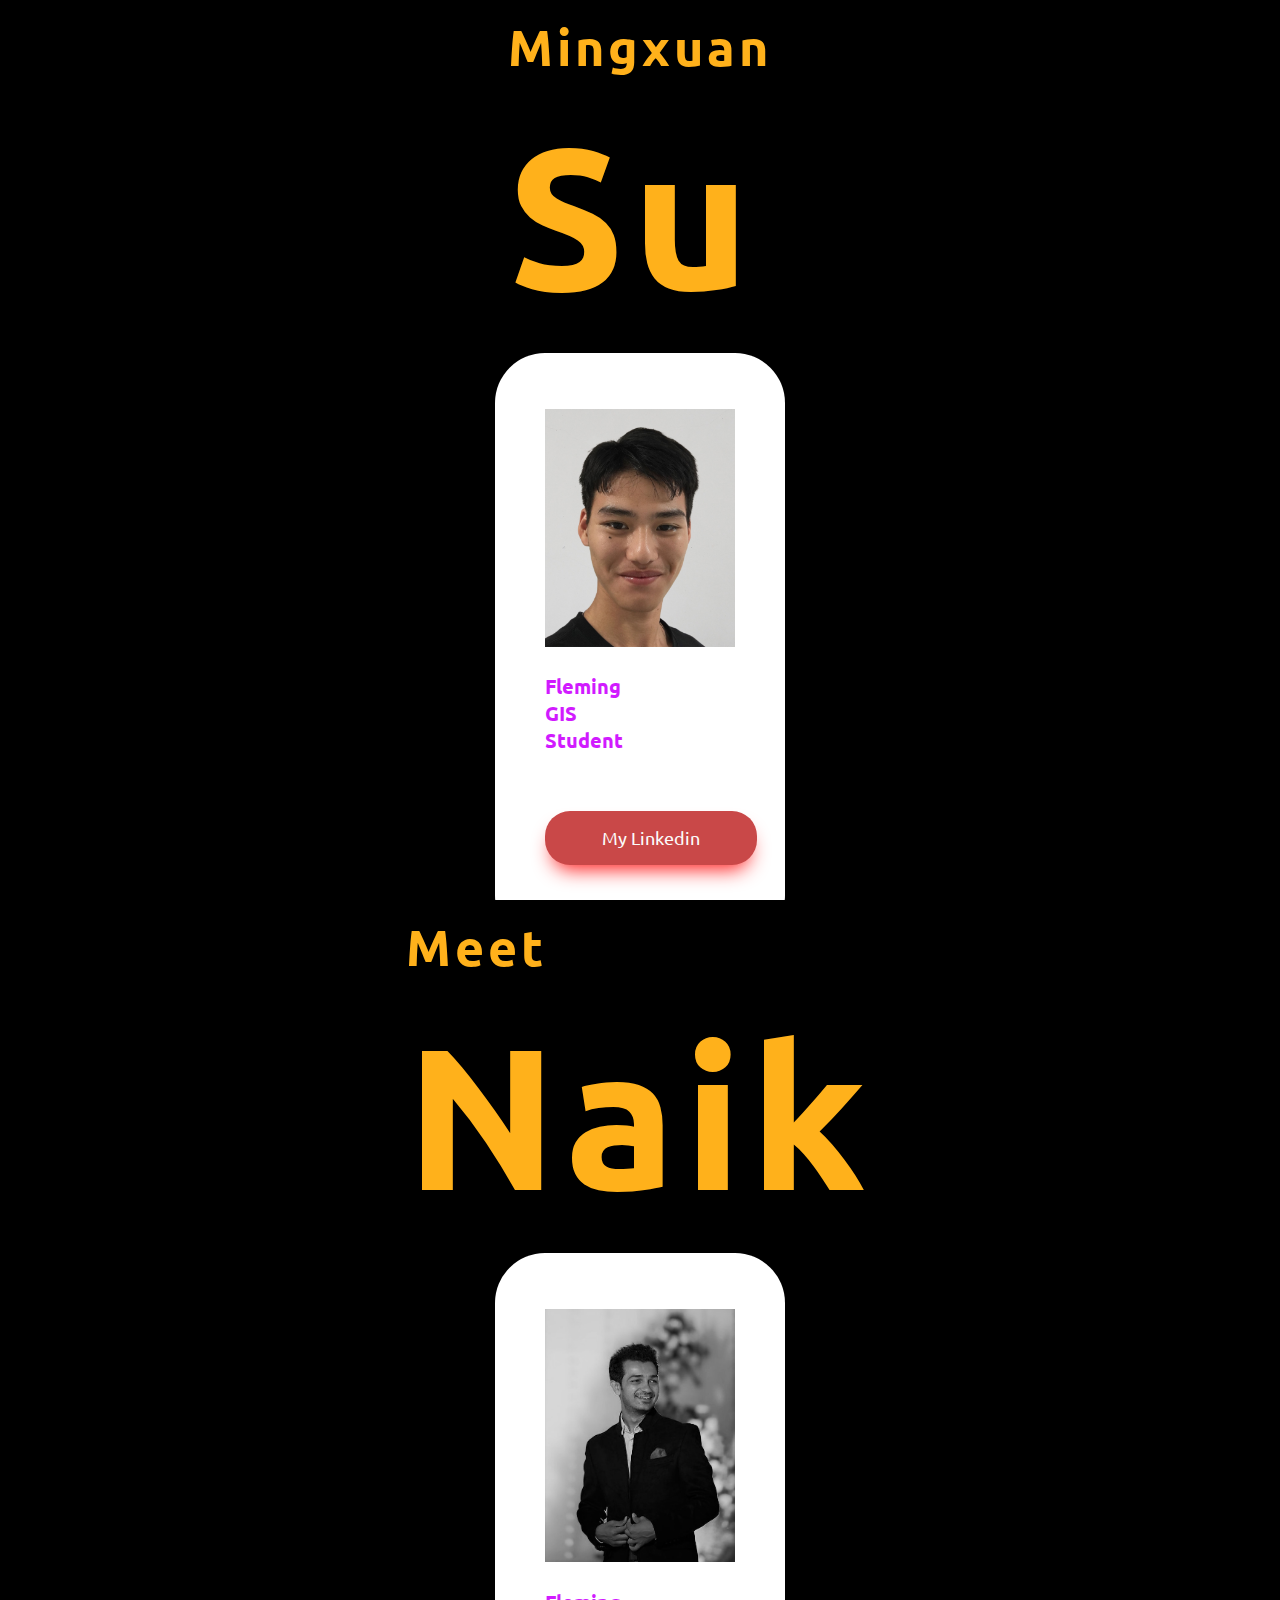
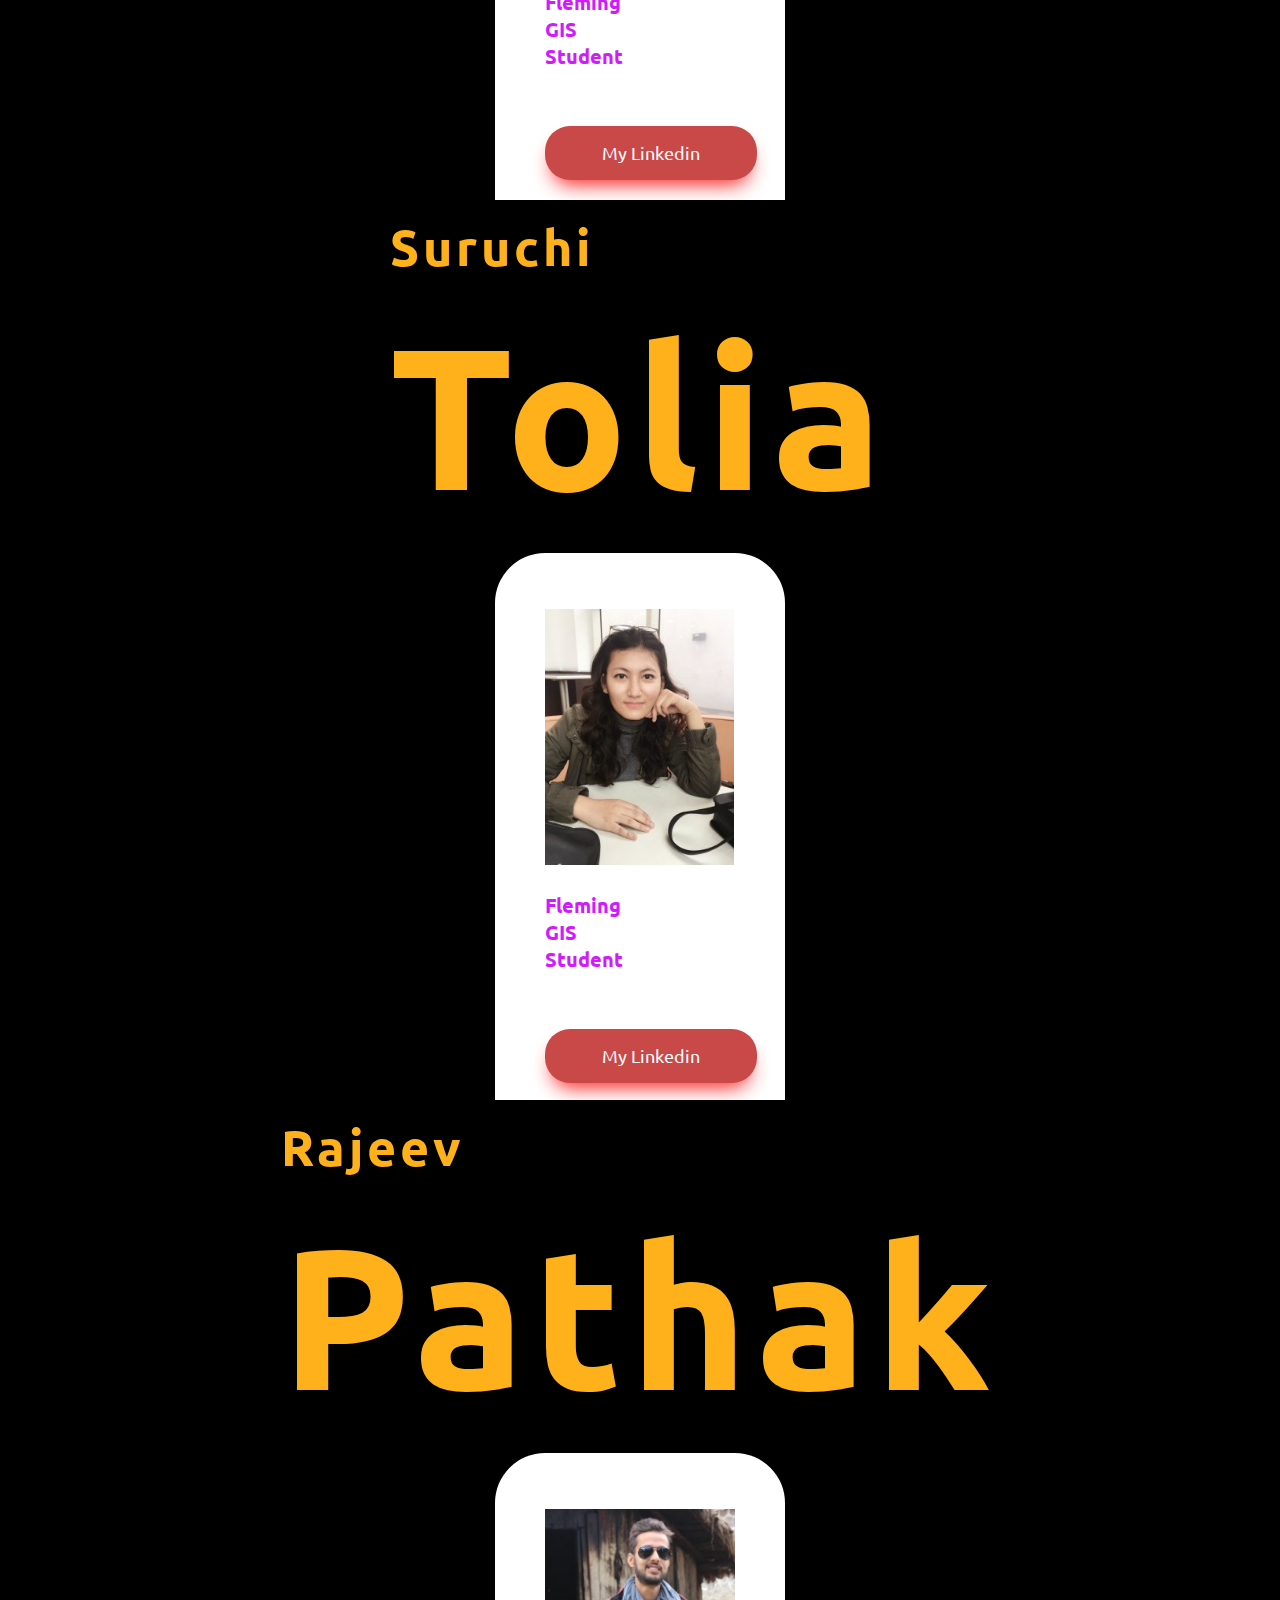
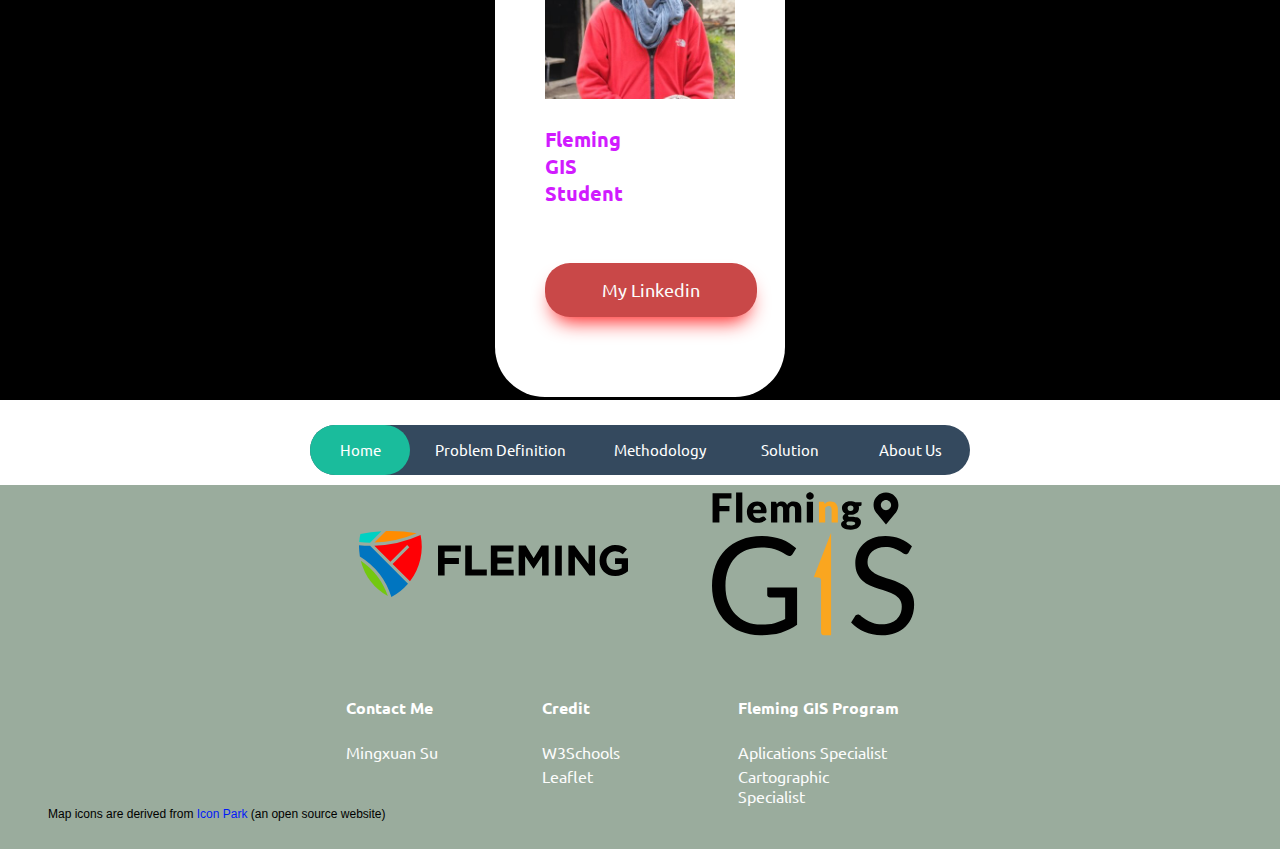
<file: Aboutus.html>
<!DOCTYPE html>
<html lang="en">
<head>
<title>GEOM99</title>
<link rel="stylesheet" href="style.css">
</head>

<body>
<section class="aboutus">
    <div class="hero-inner">        
      <h3>Mingxuan</h3>
      <h5>Su</h5>
        <div class="about_par">    
          <div class="container_m">
            <img class="container_a_image" src="image_folder/msu.jpeg" alt="my pic">
            <div class="container_a_text">
              <h4>Fleming GIS Student</h4>   
              <div class="button">
                <span><a href="https://www.linkedin.com/in/su-mingxuan-080927245/">My Linkedin</a></span></div> 
              </div>                      
            </div>
          </div>  
        </div>       
</section>
<section class="aboutus">
  <div class="hero-inner">        
    <h3>Meet</h3>
    <h5>Naik</h5>
      <div class="about_par">    
        <div class="container_m">
          <img class="container_a_image" src="image_folder/mnaik.jpg" alt="my pic">
          <div class="container_a_text">
            <h4>Fleming GIS Student</h4>   
            <div class="button">
              <span><a href="https://ca.linkedin.com/in/meet-naik-406a67187/">My Linkedin</a></span></div> 
            </div>                      
          </div>
        </div>  
      </div>
</section>
<section class="aboutus">
  <div class="hero-inner">        
    <h3>Suruchi</h3>
    <h5>Tolia</h5>
      <div class="about_par">    
        <div class="container_m">
          <img class="container_a_image" src="image_folder/suruchi.jpg" alt="my pic">
          <div class="container_a_text">
            <h4>Fleming GIS Student</h4>   
            <div class="button">
              <span><a href="https://www.linkedin.com/in/suruchi-tolia-43a9bb14a/">My Linkedin</a></span></div> 
            </div>                      
          </div>
        </div>  
      </div>  
</section>
<section class="aboutus">
  <div class="hero-inner">        
    <h3>Rajeev</h3>
    <h5>Pathak</h5>
      <div class="about_par">    
        <div class="container_m">
          <img class="container_a_image" src="image_folder/rajeev.jpg" alt="my pic">
          <div class="container_a_text">
            <h4>Fleming GIS Student</h4>   
            <div class="button">
              <span><a href="https://www.linkedin.com/in/rajeev-pathak-0b50b8134/">My Linkedin</a></span></div> 
            </div>                      
          </div>
        </div>  
      </div>  
</section>
<nav>
  <a href="index.html">Home</a>
  <a href="Problem.html">Problem Definition</a>
  <a href="Methodology.html">Methodology</a>
  <a href="Solution.html">Solution</a>
  <a href="#">About Us</a>
  <div class="animation start-home"></div>
</nav>
<div class="footer-top">
  <div class="footer-img"><img src="image_folder/Fleming-Logo-New.svg"
    alt="fleming logo"><img src="image_folder/FlemingGIS_Black.svg" alt="gis logo">
  </div>
  <div class="footer">
    <div class="footer-heading footer-1">
      <h4>Contact Me</h4>
      <a href="https://www.linkedin.com/public-profile/settings?lipi=urn%3Ali%3Apage%3Ad_flagship3_profile_self_edit_contact-info%3BruBq5Nh4QfiiRM8t%2BejNuQ%3D%3D">Mingxuan Su</a>
    </div>
    <div class="footer-heading footer-2">
      <h4>Credit</h4>
      <a href="https://www.w3schools.com/">W3Schools</a>
      <a href="https://leafletjs.com/">Leaflet</a>
    </div>
    <div class="footer-heading footer-3">
      <h4>Fleming GIS Program</h4>
      <a href="https://flemingcollege.ca/programs/geographic-information-systems-applications-specialist">Aplications Specialist</a>
      <a href="https://flemingcollege.ca/programs/geographic-information-systems-cartographic-specialist">Cartographic Specialist</a>
    </div>
  </div>
  <div class="footer-br">
    <p>Map icons are derived from <a href="https://iconpark.oceanengine.com/official">Icon Park</a> (an open source website)</p>
  </div>
</div>
</body>
</html>
</file>
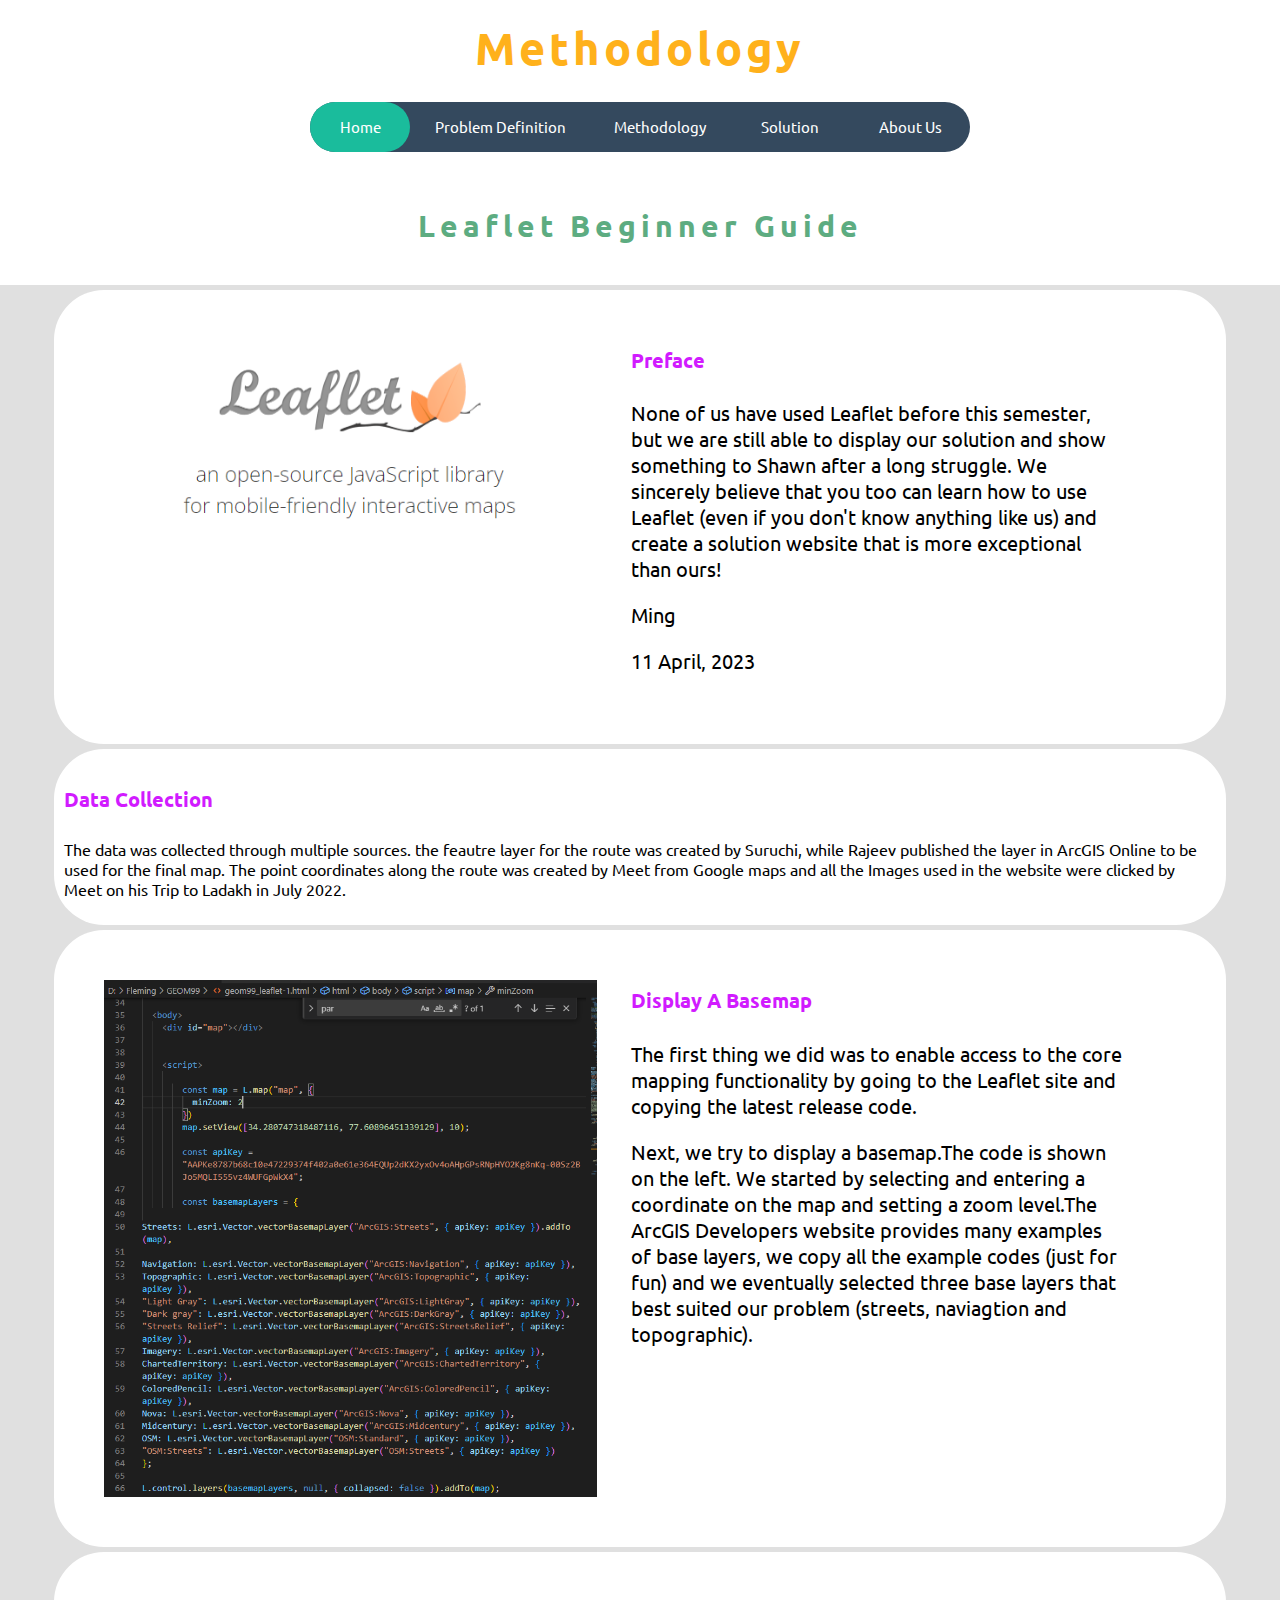
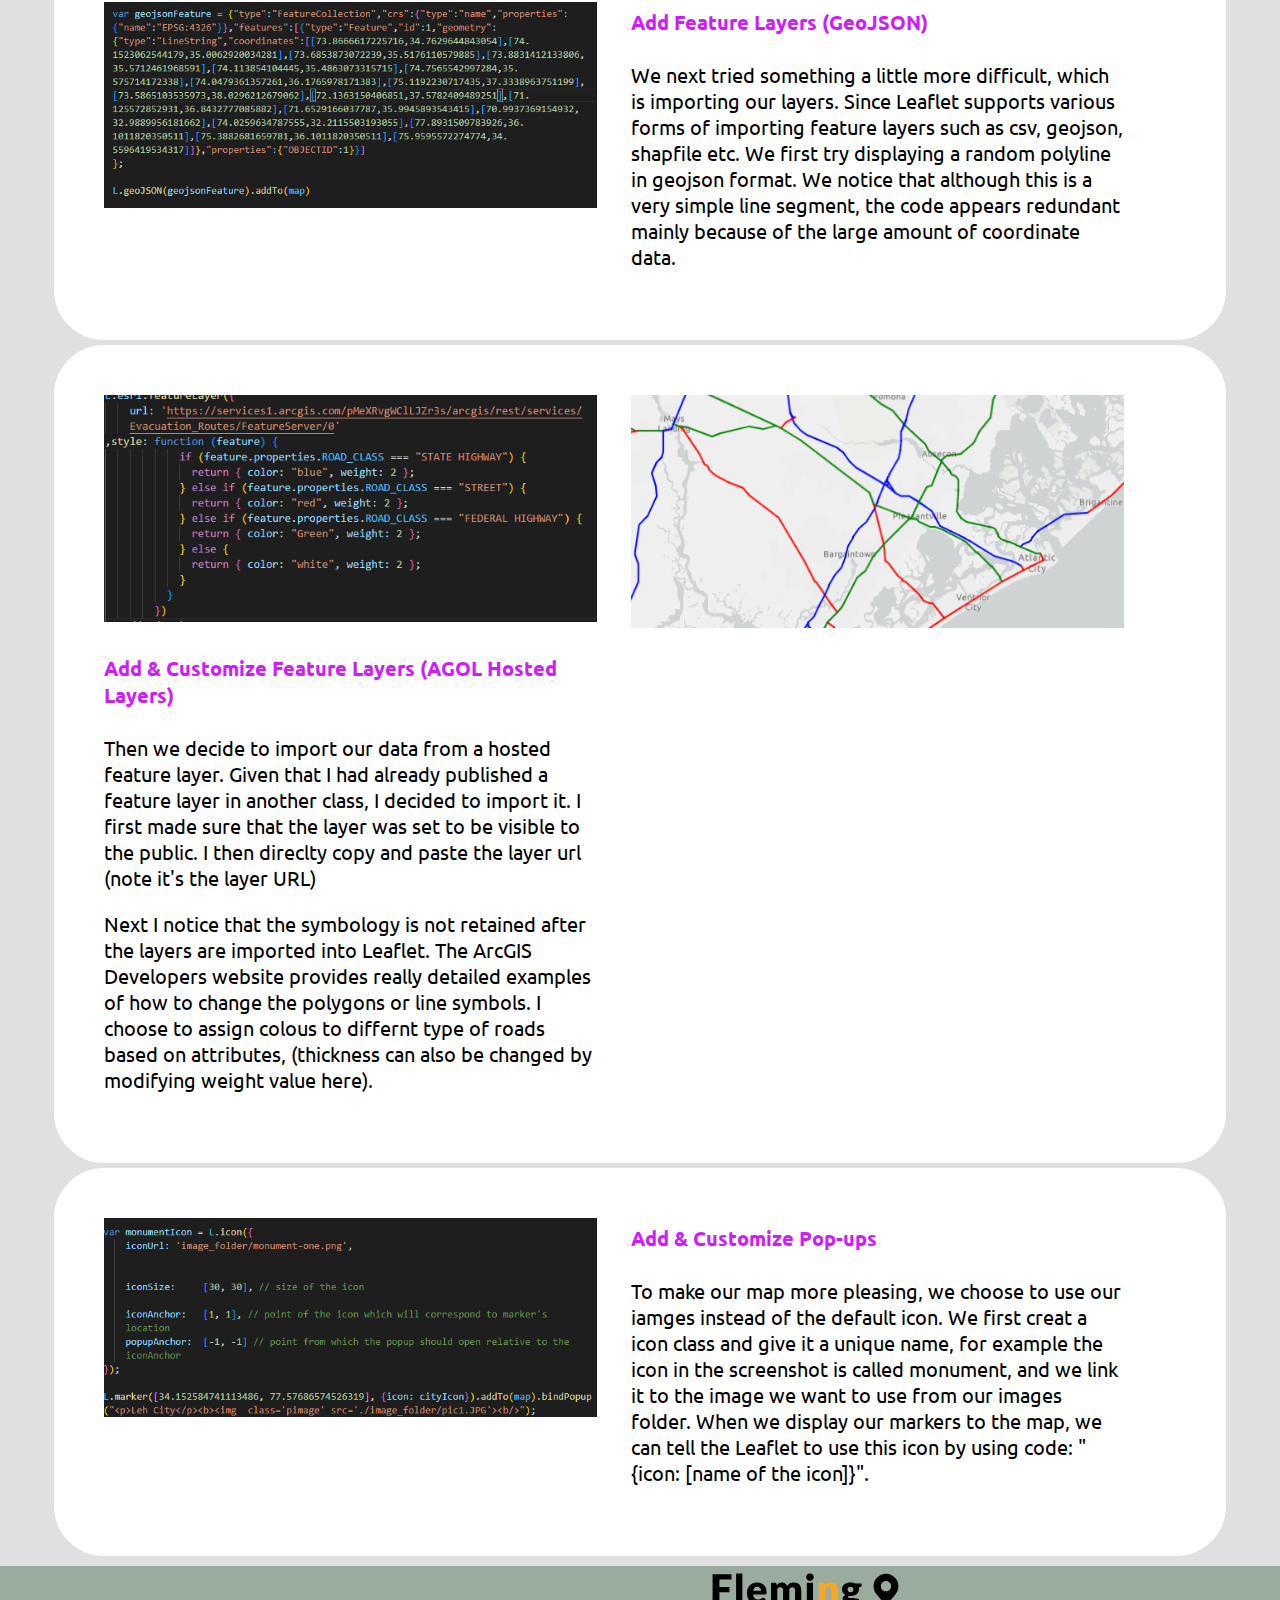
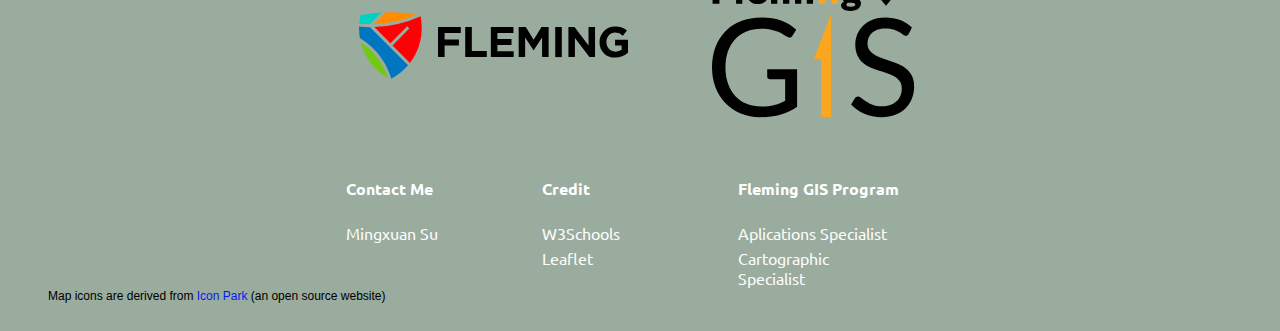
<file: Methodology.html>
<!DOCTYPE html>
<html lang="en">
<head>
<title>GEOM99</title>
<link rel="stylesheet" href="style.css">
</head>

<body>
  <div class="column">
  <h1>Methodology</h1>
  <nav>
    <a href="index.html">Home</a>
    <a href="Problem.html">Problem Definition</a>
    <a href="#">Methodology</a>
    <a href="Solution.html">Solution</a>
    <a href="Aboutus.html">About Us</a>
    <div class="animation start-home"></div>
  </nav>
</div>

  <div class="column">  
  <h2>Leaflet Beginner Guide</h2>
  </div>

  <div class="column2">  

    <div class ="par">
      <div class="container_m">
        <img class="container_m_image" src="image_folder/leaflet.png" alt="leaflet logo">
        <div class="container_m_text">
          <h4>Preface</h4>
          <p>None of us have used Leaflet before this semester, but we are still able to display our solution and show something to Shawn after a long struggle. We sincerely believe that you too can learn how to use Leaflet (even if you don't know anything like us) and create a solution website that is more exceptional than ours!</p>
          <p>Ming</p>
          <p> 11 April, 2023</p>
        </div>
      </div>  
    </div> 

    <div class="par">
      <h4>Data Collection</h4>
      <p>The data was collected through multiple sources. the feautre layer for the route was created by Suruchi, 
        while Rajeev published the layer in ArcGIS Online to be used for the final map. The point coordinates 
        along the route was created by Meet from Google maps and all the Images used in the website were clicked by 
        Meet on his Trip to Ladakh in July 2022.         
       </p>
    </div>
<!--     https://pavellaptev.medium.com/css-weekly-2-an-image-on-the-left-text-on-the-left-a5e59b2acdb5 -->
    <div class ="par">
      <div class="container_m">
        <img class="container_m_image" src="image_folder/m1.png" alt="method picture 1">
        <div class="container_m_text">
          <h4>Display A Basemap</h4>
          <p>The first thing we did was to enable access to the core mapping functionality by going to the Leaflet site and copying the latest release code.</p>
          <p>Next, we try to display a basemap.The code is shown on the left. We started by selecting and entering a coordinate on the map and setting a zoom level.The ArcGIS Developers website provides many examples of base layers, we copy all the example codes (just for fun) and we eventually selected three base layers that best suited our problem (streets, naviagtion and topographic).</p>
        </div>
      </div>  
    </div> 

    <div class ="par">
      <div class="container_m">
        <img class="container_m_image" src="image_folder/m2.png" alt="method picture 2">
        <div class="container_m_text">
          <h4>Add Feature Layers (GeoJSON)</h4>
          <p>We next tried something a little more difficult, which is importing our layers. Since Leaflet supports various forms of importing feature layers such as csv, geojson, shapfile etc. We first try displaying a random polyline in geojson format. We notice that although this is a very simple line segment, the code appears redundant mainly because of the large amount of coordinate data.</p>
        </div>
      </div>  
    </div> 

    <div class ="par">
      <div class="container_m">
        <img class="container_m_image" src="image_folder/m3.png" alt="method picture 3">
        <img class="container_m_image" src="image_folder/m4.png" alt="method picture 4">        
        <div class="container_m_text">
          <h4>Add & Customize Feature Layers (AGOL Hosted Layers)</h4>
          <p>Then we decide to import our data from a hosted feature layer. Given that I had already published a feature layer in another class, I decided to import it. I first made sure that the layer was set to be visible to the public. I then direclty copy and paste the layer url (note it's the layer URL)</p>
          <p>Next I notice that the symbology is not retained after the layers are imported into Leaflet. The ArcGIS Developers website provides really detailed examples of how to change the polygons or line symbols. I choose to assign colous to differnt type of roads based on attributes, (thickness can also be changed by modifying weight value here).</p>
        </div>
      </div>  
    </div> 

<div class ="par">
  <div class="container_m">
    <img class="container_m_image" src="image_folder/m5.png" alt="method pic 5">
    <div class="container_m_text">
      <h4>Add & Customize Pop-ups</h4>
      <p>To make our map more pleasing, we choose to use our iamges instead of the default icon. We first creat a icon class and give it a unique name, for example the icon in the screenshot is called monument, and we link it to the image we want to use from our images folder. When we display our markers to the map, we can tell the Leaflet to use this icon by using code: "{icon: [name of the icon]}".
      </p>
    </div>
  </div>  
</div>  
</div>  
<div class="footer-top">
  <div class="footer-img"><img src="image_folder/Fleming-Logo-New.svg"
    alt="fleming logo"><img src="image_folder/FlemingGIS_Black.svg" alt="gis logo">
  </div>
  <div class="footer">
    <div class="footer-heading footer-1">
      <h4>Contact Me</h4>
      <a href="https://www.linkedin.com/public-profile/settings?lipi=urn%3Ali%3Apage%3Ad_flagship3_profile_self_edit_contact-info%3BruBq5Nh4QfiiRM8t%2BejNuQ%3D%3D">Mingxuan Su</a>
    </div>
    <div class="footer-heading footer-2">
      <h4>Credit</h4>
      <a href="https://www.w3schools.com/">W3Schools</a>
      <a href="https://leafletjs.com/">Leaflet</a>
    </div>
    <div class="footer-heading footer-3">
      <h4>Fleming GIS Program</h4>
      <a href="https://flemingcollege.ca/programs/geographic-information-systems-applications-specialist">Aplications Specialist</a>
      <a href="https://flemingcollege.ca/programs/geographic-information-systems-cartographic-specialist">Cartographic Specialist</a>
    </div>
  </div>
  <div class="footer-br">
    <p>Map icons are derived from <a href="https://iconpark.oceanengine.com/official">Icon Park</a> (an open source website)</p>
  </div>
</div>

</body>
</html>
</file>
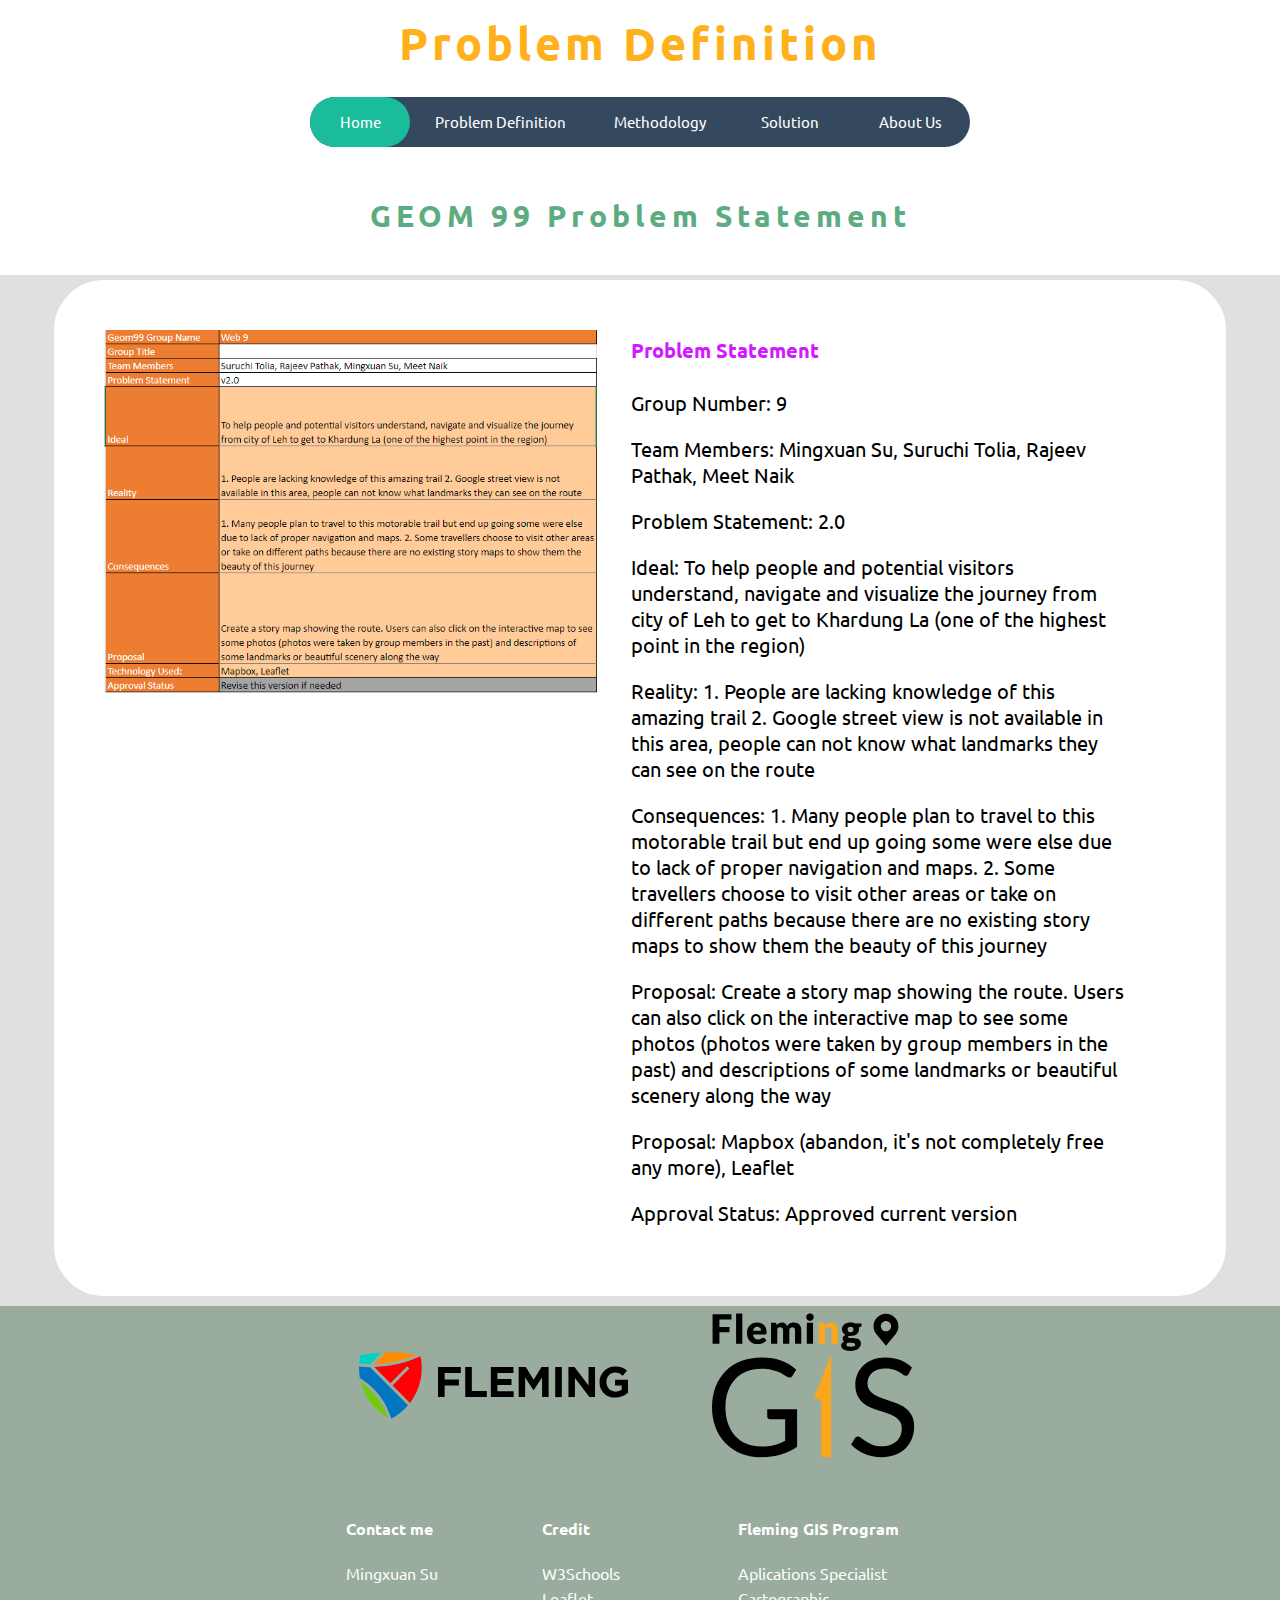
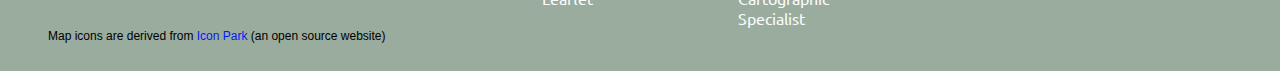
<file: Problem.html>
<!DOCTYPE html>
<html lang="en">
<head>
<link rel="stylesheet" href="style.css">
<title>GEOM99</title>
</head>
  
<body>
  <h1>Problem Definition</h1>
  <nav>
    <a href="index.html">Home</a>
    <a href="#">Problem Definition</a>
    <a href="Methodology.html">Methodology</a>
    <a href="Solution.html">Solution</a>
    <a href="Aboutus.html">About Us</a>
    <div class="animation start-home"></div>
  </nav>

<div class="column">
  <h2>GEOM 99 Problem Statement</h2>
</div>

<div class="column2">  
<div class ="par">
  <div class="container_m">
    <img class="container_m_image" src="./image_folder/statement.png" alt="Problem image">
    <div class="container_m_text">
      <h4>Problem Statement</h4>
      <p>Group Number: 9</p>
      <p>Team Members: Mingxuan Su, Suruchi Tolia, Rajeev Pathak, Meet Naik</p>
      <p>Problem Statement: 2.0</p>
      <p>Ideal: To help people and potential visitors understand, navigate and visualize the journey from city of Leh to get to Khardung La (one of the highest point in the region) </p>
      <p>Reality: 1. People are lacking knowledge of this amazing trail 2. Google street view is not available in this area, people can not know what landmarks they can see on the route</p>
      <p>Consequences: 1. Many people plan to travel to this motorable trail but end up going some were else due to lack of proper navigation and maps. 2. Some travellers choose to visit other areas or take on different paths because there are no existing story maps to show them the beauty of this journey</p>
      <p>Proposal: Create a story map showing the route. Users can also click on the interactive map to see some photos (photos were taken by group members in the past) and descriptions of some landmarks or beautiful scenery along the way</p>
      <p>Proposal: Mapbox (abandon, it's not completely free any more), Leaflet</p>
      <p>Approval Status: Approved current version</p>
    </div>
  </div>  
</div> 
</div> 

<div class="footer-top">
  <div class="footer-img"><img src="image_folder/Fleming-Logo-New.svg"
    alt="fleming logo"><img src="image_folder/FlemingGIS_Black.svg" alt="gis logo">
  </div>
  <div class="footer">
    <div class="footer-heading footer-1">
      <h4>Contact me</h4>
      <a href="https://www.linkedin.com/public-profile/settings?lipi=urn%3Ali%3Apage%3Ad_flagship3_profile_self_edit_contact-info%3BruBq5Nh4QfiiRM8t%2BejNuQ%3D%3D">Mingxuan Su</a>

    </div>
    <div class="footer-heading footer-2">
      <h4>Credit</h4>
      <a href="https://www.w3schools.com/">W3Schools</a>
      <a href="https://leafletjs.com/">Leaflet</a>
    </div>
    <div class="footer-heading footer-3">
      <h4>Fleming GIS Program</h4>
      <a href="https://flemingcollege.ca/programs/geographic-information-systems-applications-specialist">Aplications Specialist</a>
      <a href="https://flemingcollege.ca/programs/geographic-information-systems-cartographic-specialist">Cartographic Specialist</a>
    </div>
 
  </div>
  <div class="footer-br">
    <p>Map icons are derived from <a href="https://iconpark.oceanengine.com/official">Icon Park</a> (an open source website)</p>
  </div>
</div>

</body>
</html>
</file>
<file: style.css>
@import url('https://fonts.googleapis.com/css2?family=Ubuntu&display=swap');

  nav {
    margin: 25px auto 0;
    position: relative;
    width: 660px;
    height: 50px;
    background-color: #34495e;
    border-radius: 80px;
    font-size: 0px;
    margin-bottom: 10px;
  }
  nav a {
    line-height: 50px;
    height: 100%;
    font-size: 15px;
    display: inline-block;
    position: relative;
    z-index: 1;
    text-decoration: none;
    text-align: center;
    color: white;
    cursor: pointer;
  }
  nav .animation {
    position: absolute;
    height: 100%;
    top: 0;
    transition: all 0.4s;
    border-radius: 80px;
  }
  a:nth-child(1) {
    width: 100px;
  }
  a:nth-child(2) {
    width: 180px;
  }
  a:nth-child(3) {
    width: 140px;
  }
  a:nth-child(4) {
    width: 120px;
  }
  a:nth-child(5) {
    width: 120px;
  }
  nav .start-home, a:nth-child(1):hover~.animation {
    width: 100px;
    left: 0;
    background-color: #1abc9c;
  }
  nav .start-about, a:nth-child(2):hover~.animation {
    width: 180px;
    left: 100px;
    background-color: #e74c3c;
  }
  nav .start-blog, a:nth-child(3):hover~.animation {
    width: 140px;
    left: 280px;
    background-color: #3498db;
  }
  nav .start-portefolio, a:nth-child(4):hover~.animation {
    width: 120px;
    left: 420px;
    background-color: #9b59b6;
  }
  nav .start-portefolio, a:nth-child(5):hover~.animation {
    width: 120px;
    left: 540px;
    background-color: #bdc017;
  }
  
  @media screen and (max-width: 500px) {
    .nav a {
      display: block;
    }
  }

body{
  font-family: 'Ubuntu', sans-serif;
}

h1 {
  color: rgb(255, 177, 27);
  font-weight: bold;
  font-size: 45px;
  margin: 15px;
  letter-spacing: 4px;
  text-align: center;
  text-justify: inter-word;
}
h2 {
  color: #5DAC81;
  font-size: 30px;
  letter-spacing: 5px;
  margin: 15px;
  padding: 20px;
  text-align: center;
  text-justify: inter-word; 
}
.p_intro {
  color: #116fb8;
  font-size: 20px;
  margin: 15px;
  letter-spacing: 5px;
  padding: 10px;
  text-align: center;
  text-align: justify;
  text-justify: inter-word;
}
img {
  max-width: 100%;
  height: auto;
  display: table;
  margin: 0 auto;
}

.problem_image {
  display: block;
  margin-left: auto;
  margin-right: auto;
  width: 100%;
  max-width: 692px;
  height: auto;
  max-height: 509px;
}

html,  
body {
    height: 100%;
    margin: 0;
    padding: 0;
  }


@media(max-width:612px){
    .box{
        flex-grow: 0.7;
    }
}

body {
	margin: 0;
}

#map {
height: 100vh;
display: flex;
justify-content: center;
align-items: center;
margin-top: 1vw;
margin-bottom: 5px;
margin-left: 8vw;
margin-right: 10vw;
}

.column {
  padding-top: 5px;
  padding-bottom: 5px;
  background-color:#ffffff;
}
.column2 {
  padding-top: 5px;
  padding-bottom: 5px;
  background-color:	#E0E0E0;
}

.par {
  width: 90vw;
  margin: 0 auto;
  background-color: #fff;
  padding: 10px;
  margin-bottom: 5px;
  border-radius: 50px;
  margin-left: auto;
}

.pimage{
	max-width: 100%;
}

.hero {
  /* Sizing */
  width: 100vw;
  height: 100vh;
  /* Sizing */
  width: 100vw;
  height: 100vh;
  /* Flexbox stuff */
  display: flex;
  justify-content: center;
  align-items: center;
  background-image: url("image_folder/Photo1.png");
  background-size: cover;
  background-position: center center;
  background-repeat: no-repeat;
  background-attachment: fixed;
}
/* 
https://www.w3schools.com/howto/howto_css_image_overlay_slide.asp */
.overlay {
  position: absolute;
  bottom: 0;
  left: 0;
  right: 0;
  background-color: #000000;
  overflow: hidden;
  width: 0;
  height: 100%;
  transition: 0.4s linear;
}

.container:hover .overlay {
  width: 100%;
}

.container {
  position: relative;
  width: 100%;
}
.text {
  color: #ffff00;
  font-size: 40px;
  position: absolute;
  top: 50%;
  left: 50%;
  -webkit-transform: translate(-50%, -50%);
  -ms-transform: translate(-50%, -50%);
  transform: translate(-50%, -50%);
  white-space: nowrap;
}
.text_small {
  color: #ffffff;
  font-size: 15px;
  position: absolute;
  top: 70%;
  left: 50%;
  -webkit-transform: translate(-50%, -50%);
  -ms-transform: translate(-50%, -50%);
  transform: translate(-50%, -50%);
  white-space: nowrap;
}


.container_m {
  padding: 20px 40px 40px;
  max-width: 100%;
}
.container_m_image {
  display: inline-block;
  vertical-align: top;
  max-width: 46%;
  margin: 20px 30px 0 0;
}
.container_m_text {
  display: inline-block;
  width: 46%;
  font-size: 20px;
}
@media (max-width: 620px) {
  .container_m_text {
    width: 100%;
  }
}

.footer-top{
  background-color: #9aac9d;
  padding-bottom: 1rem;
}

.footer{
  width:100%;
  background-color: #9aac9d;
  color: #ffffff;
  display: flex;
  justify-content: center;
  flex-wrap: wrap;
  margin:0 auto;
}
.footer-heading{
display: flex;
flex-direction: column;
margin-right:1rem ;
}

.footer-heading h4{
  margin-bottom:1.5rem;
  color: #ffffff;
  font-size: medium;
}

.footer-heading a {
  color: #fcfcfc;
  text-decoration: none;
  margin-bottom: 0.3rem;
}

.footer-heading a:hover{
color: #000000;
transition:0.7s;
}

.footer-img{
  margin-left: auto;
  margin-right: auto;
  width: 100%;
  max-width: 50%;
  padding-bottom: 1rem;
  display: flex;
  flex-flow: row wrap;
}

.footer-br{
  margin-top:1.5rem;
  padding-left: 3rem;
  font-family: Arial, Helvetica, sans-serif;
  font-size: 12px;
}

.footer-br a {
  color:#021af7;
  text-decoration: none;
}

@media screen and (max-width:2560px) {
  .footer{
    height:10vh;
    padding-top: 1rem;
  }
}

@media screen and (max-width:1920px) {
  .footer{
    height:12vh;
    padding-top: 1rem;
  }
}

@media screen and (max-width:480px) {
  .footer{
    height:35vh;
    padding-top: 1rem;
  }
}
/* https://gis.stackexchange.com/questions/388121/adjust-pop-up-container-in-leaflet*/
 .leaflet-popup-content {
  width: 200px;
}

h3 {
  color: rgb(255, 177, 27);
  font-weight: bold;
  font-size: 50px;
  margin: 15px;
  letter-spacing: 4px;
  text-align: Left;
  overflow: hidden;
  text-justify: inter-word;
}

h4 {  color: rgb(209, 27, 255);
  font-weight:bold;
  font-size: 20px;
}
h5 {
  color: rgb(255, 177, 27);
  font-weight: bold;
  font-size:200px;
  margin: 15px;
  letter-spacing: 8px;
  text-align:left;
  text-justify: inter-word;
  overflow: hidden;
}

.aboutus {
  /* Sizing */
  width: 100vw;
  height: 100vh;
  /* Flexbox stuff */
  display: flex;
  justify-content: center;
  background-image: url("image_folder/black.jpg");
  overflow: hidden;
}

.about_par {
  height: auto;
  margin: 5px auto;
  background-color: #fff;
  padding: 10px;
  margin-bottom: 5px;
  border-radius: 50px;
  overflow: hidden;
}
@media screen and (min-width:1020px) {
  .about_par{
    width:30vh;
    padding-top: 1rem;
  }
}
.about_par img{
  max-height:20vw;
  overflow: hidden;
}
/* https://codepen.io/konradwax/pen/woPNqJ */
.button {
  border-radius: 25px;
  background-color: #c94848;
  border: none;
  color: #ffffff;
  text-align: center;
  font-size: 18px;
  padding: 16px;
  width: 180px;
  transition: all 0.4s;
  margin: 30px;
  box-shadow: 0 12px 20px -8px rgba(255, 0, 0, 0.911);

  cursor:crosshair;
  display: inline-block;
  position: relative;
  transition:0.7s;
  margin-left: auto;
}

.button:after {
  position: absolute;
  top: 14px;
  right: -20px;
  transition: 0.5s;  
}

.button:hover{
  padding-right: 24px;
  padding-left:8px;
}

.button:hover:after {
  opacity: 1;
  right: 16px;
}
.container_a_text a {
  color: #fcfcfc;
  text-decoration: none;
  margin-bottom: 0.3rem;
}
.container_a_image {
  display: inline-block;
  vertical-align: top;
  height: 70%;
  margin: 20px 30px 0 0;
}
.container_a_text {
  display: inline-block;
  width: 46%;
}
</file>
